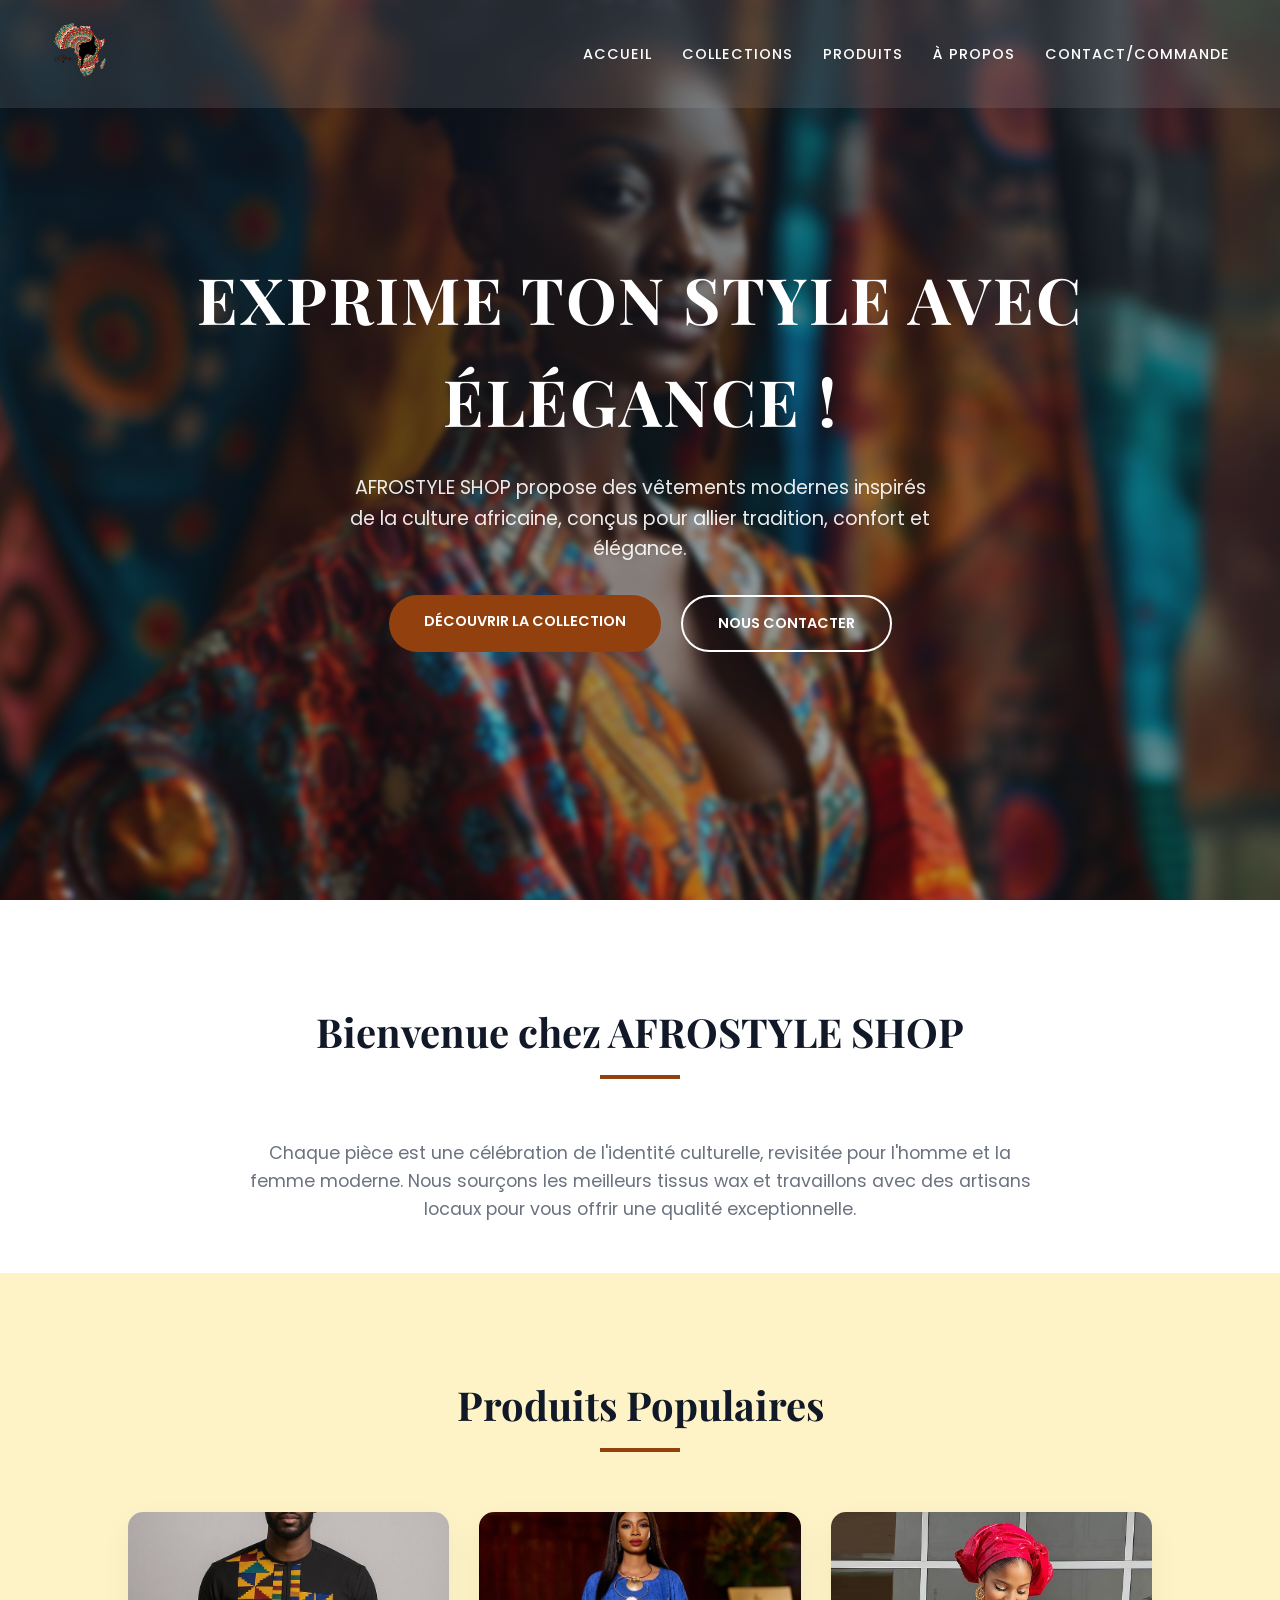
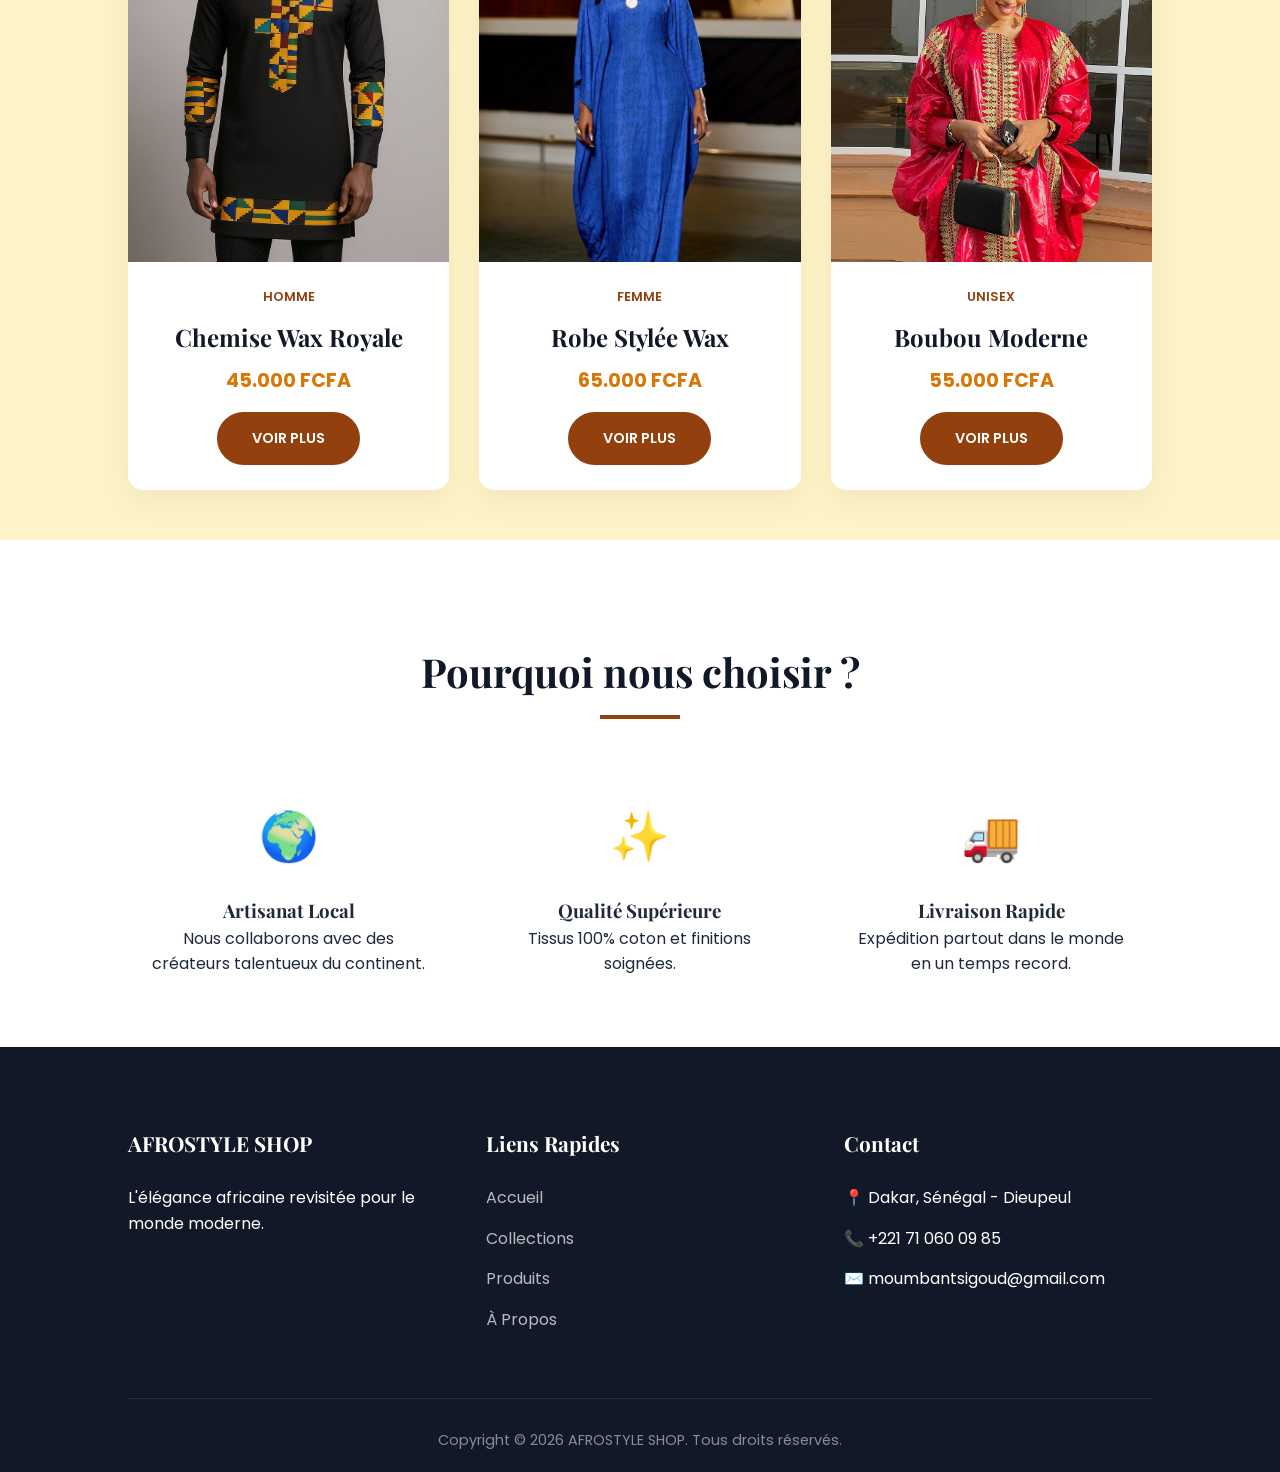
<file: index.html>
<!DOCTYPE html>
<html lang="fr">
<head>
    <meta charset="UTF-8">
    <meta name="viewport" content="width=device-width, initial-scale=1.0">
    <title>Accueil | AFROSTYLE SHOP - Élégance Africaine</title>
    <link rel="stylesheet" href="css/style.css">
</head>
<body>
    <nav id="navbar">
        <div class="logo">
            <a href="index.html"><img src="images/logo.png" alt="AFROSTYLE SHOP Logo"></a>
        </div>
        <ul class="nav-links">
            <li><a href="index.html">Accueil</a></li>
            <li><a href="collections.html">Collections</a></li>
            <li><a href="produits.html">Produits</a></li>
            <li><a href="about.html">À Propos</a></li>
            <li><a href="contact.html">Contact/Commande</a></li>
        </ul>
    </nav>

    <header>
        <div class="hero-content">
            <h1>EXPRIME TON STYLE AVEC ÉLÉGANCE !</h1>
            <p>AFROSTYLE SHOP propose des vêtements modernes inspirés de la culture africaine, conçus pour allier tradition, confort et élégance.</p>
            <div class="hero-btns">
                <a href="collections.html" class="btn btn-primary">Découvrir la collection</a>
                <a href="contact.html" class="btn btn-secondary">Nous contacter</a>
            </div>
        </div>
    </header>

    <section id="presentation">
        <div class="section-title">
            <h2>Bienvenue chez AFROSTYLE SHOP</h2>
        </div>
        <div style="max-width: 800px; margin: 0 auto; text-align: center;">
            <p style="font-size: 1.1rem; color: #6B7280;">Chaque pièce est une célébration de l'identité culturelle, revisitée pour l'homme et la femme moderne. Nous sourçons les meilleurs tissus wax et travaillons avec des artisans locaux pour vous offrir une qualité exceptionnelle.</p>
        </div>
    </section>

    <section id="populaires" style="background-color: #FEF3C7;">
        <div class="section-title">
            <h2>Produits Populaires</h2>
        </div>
        <div class="grid">
            <div class="card">
                <div class="card-img"><img src="images/zax4.jpeg" alt="Chemise Wax"></div>
                <div class="card-content">
                    <span class="card-category">Homme</span>
                    <h3 class="card-title">Chemise Wax Royale</h3>
                    <p class="card-price">45.000 FCFA</p>
                    <a href="produits.html" class="btn btn-primary" style="margin-top: 15px; display: inline-block;">Voir plus</a>
                </div>
            </div>
            <div class="card">
                <div class="card-img"><img src="images/42.13.jpeg" alt="Robe Africaine"></div>
                <div class="card-content">
                    <span class="card-category">Femme</span>
                    <h3 class="card-title">Robe Stylée Wax</h3>
                    <p class="card-price">65.000 FCFA</p>
                    <a href="produits.html" class="btn btn-primary" style="margin-top: 15px; display: inline-block;">Voir plus</a>
                </div>
            </div>
            <div class="card">
                <div class="card-img"><img src="images/boubou.jpeg" alt="Boubou Moderne"></div>
                <div class="card-content">
                    <span class="card-category">Unisex</span>
                    <h3 class="card-title">Boubou Moderne</h3>
                    <p class="card-price">55.000 FCFA</p>
                    <a href="produits.html" class="btn btn-primary" style="margin-top: 15px; display: inline-block;">Voir plus</a>
                </div>
            </div>
        </div>
    </section>

    <section id="avantages">
        <div class="section-title">
            <h2>Pourquoi nous choisir ?</h2>
        </div>
        <div class="grid">
            <div style="text-align: center; padding: 20px;">
                <div style="font-size: 3rem; color: #92400E; margin-bottom: 20px;">🌍</div>
                <h3>Artisanat Local</h3>
                <p>Nous collaborons avec des créateurs talentueux du continent.</p>
            </div>
            <div style="text-align: center; padding: 20px;">
                <div style="font-size: 3rem; color: #92400E; margin-bottom: 20px;">✨</div>
                <h3>Qualité Supérieure</h3>
                <p>Tissus 100% coton et finitions soignées.</p>
            </div>
            <div style="text-align: center; padding: 20px;">
                <div style="font-size: 3rem; color: #92400E; margin-bottom: 20px;">🚚</div>
                <h3>Livraison Rapide</h3>
                <p>Expédition partout dans le monde en un temps record.</p>
            </div>
        </div>
    </section>

    <footer>
        <div class="footer-content">
            <div class="footer-section">
                <h3>AFROSTYLE SHOP</h3>
                <p>L'élégance africaine revisitée pour le monde moderne.</p>
            </div>
            <div class="footer-section">
                <h3>Liens Rapides</h3>
                <ul class="footer-links">
                    <li><a href="index.html">Accueil</a></li>
                    <li><a href="collections.html">Collections</a></li>
                    <li><a href="produits.html">Produits</a></li>
                    <li><a href="about.html">À Propos</a></li>
                </ul>
            </div>
           <div class="footer-section">
                <h3>Contact</h3>
                <ul class="footer-links">
                    <li>📍 Dakar, Sénégal - Dieupeul</li>
                    <li>📞 +221 71 060 09 85</li>
                    <li>✉️ moumbantsigoud@gmail.com</li>
                </ul>
            </div>
        </div>
        <div class="footer-bottom">
            <p>Copyright &copy; 2026 AFROSTYLE SHOP. Tous droits réservés.</p>
        </div>
    </footer>

    <script>
        window.onscroll = function() {
            var nav = document.getElementById('navbar');
            if (window.pageYOffset > 50) {
                nav.classList.add('scrolled');
            } else {
                nav.classList.remove('scrolled');
            }
        };
    </script>
</body>
</html>
</file>
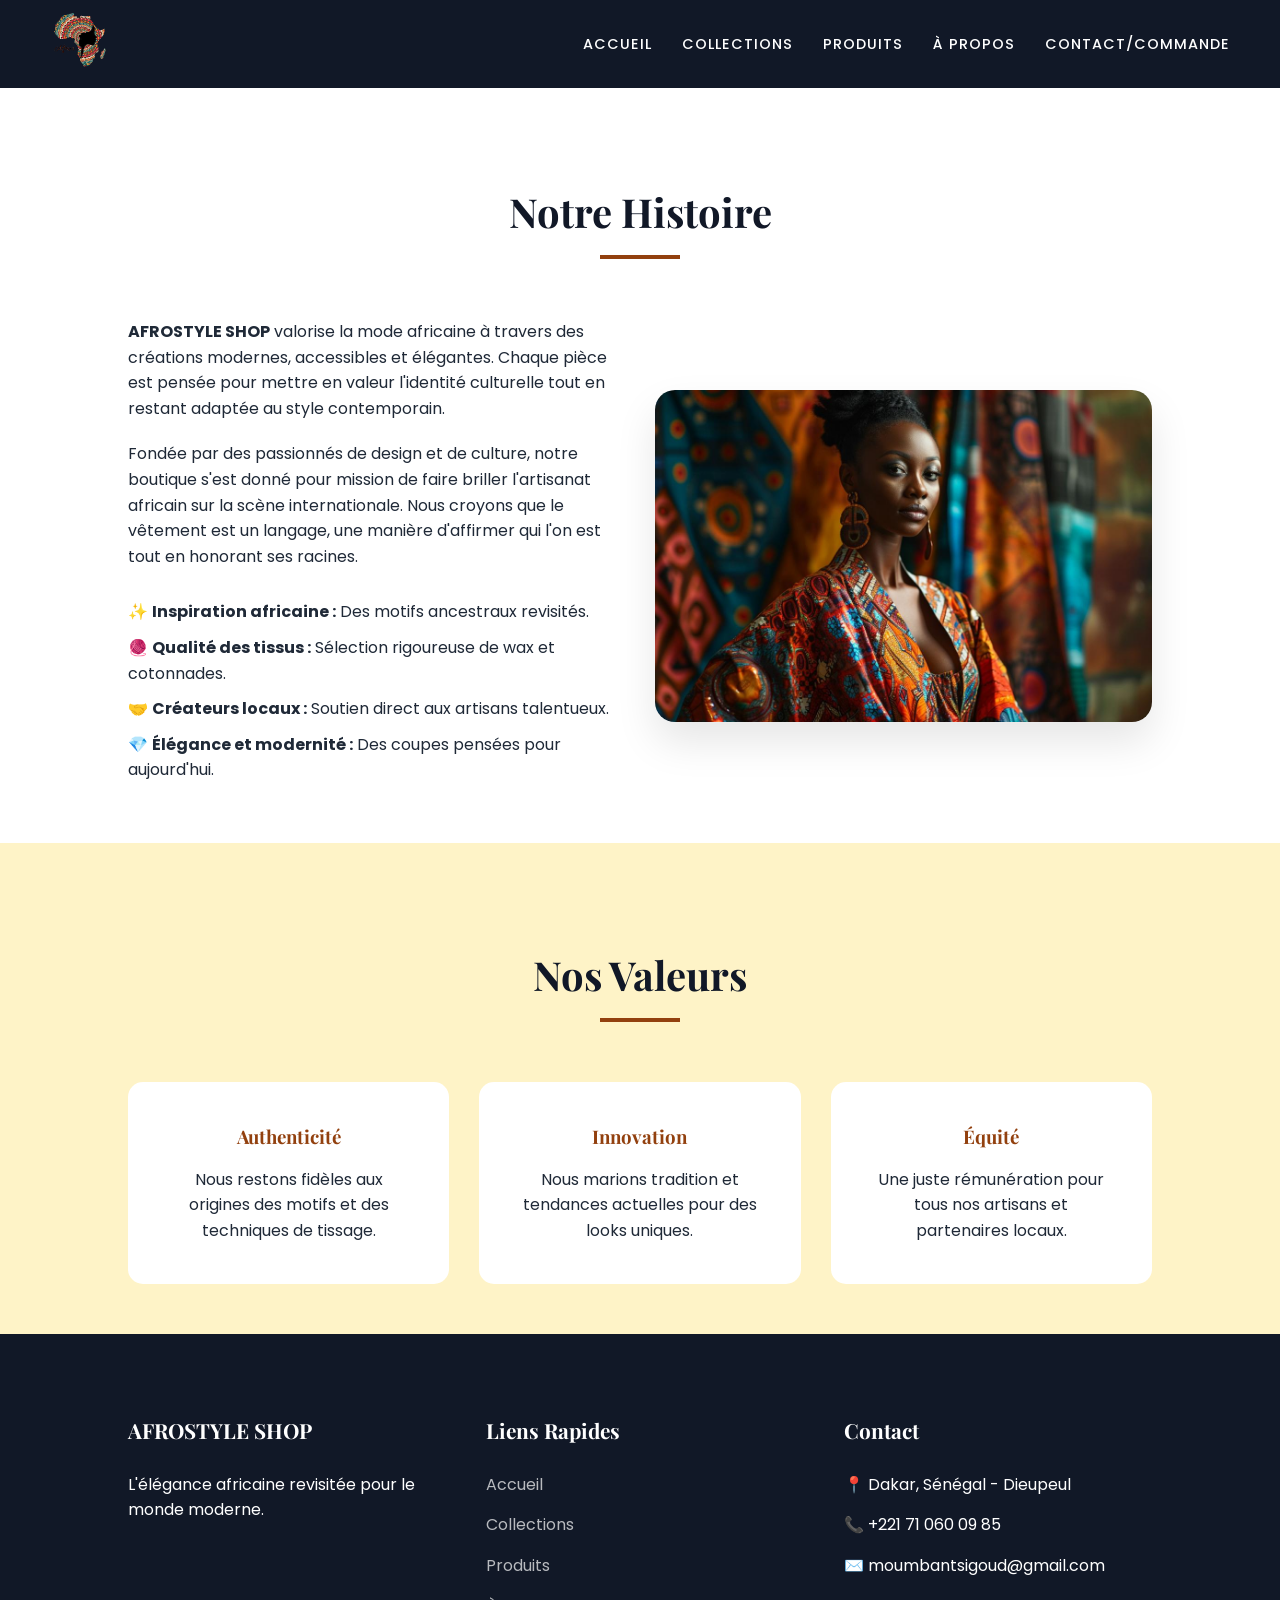
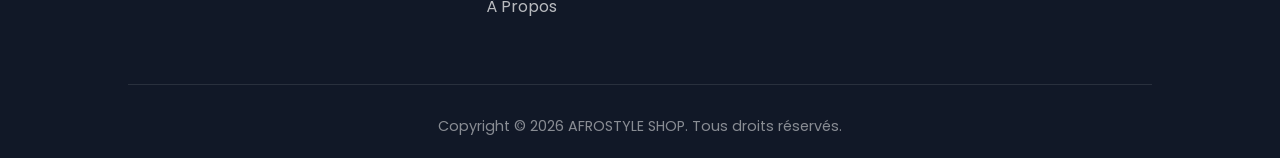
<file: about.html>
<!DOCTYPE html>
<html lang="fr">
<head>
    <meta charset="UTF-8">
    <meta name="viewport" content="width=device-width, initial-scale=1.0">
    <title>À Propos | AFROSTYLE SHOP</title>
    <link rel="stylesheet" href="css/style.css">
</head>
<body>
    <nav class="scrolled">
        <div class="logo">
            <a href="index.html"><img src="images/logo.png" alt="AFROSTYLE SHOP Logo"></a>
        </div>
        <ul class="nav-links">
            <li><a href="index.html">Accueil</a></li>
            <li><a href="collections.html">Collections</a></li>
            <li><a href="produits.html">Produits</a></li>
            <li><a href="about.html">À Propos</a></li>
            <li><a href="contact.html">Contact/Commande</a></li>
        </ul>
    </nav>

    <section style="margin-top: 80px;">
        <div class="section-title">
            <h2>Notre Histoire</h2>
        </div>
        <div class="grid" style="align-items: center;">
            <div class="about-text">
                <p style="margin-bottom: 20px;"><strong>AFROSTYLE SHOP</strong> valorise la mode africaine à travers des créations modernes, accessibles et élégantes. Chaque pièce est pensée pour mettre en valeur l'identité culturelle tout en restant adaptée au style contemporain.</p>
                <p style="margin-bottom: 20px;">Fondée par des passionnés de design et de culture, notre boutique s'est donné pour mission de faire briller l'artisanat africain sur la scène internationale. Nous croyons que le vêtement est un langage, une manière d'affirmer qui l'on est tout en honorant ses racines.</p>
                <ul style="list-style: none; margin-top: 30px;">
                    <li style="margin-bottom: 10px;">✨ <strong>Inspiration africaine :</strong> Des motifs ancestraux revisités.</li>
                    <li style="margin-bottom: 10px;">🧶 <strong>Qualité des tissus :</strong> Sélection rigoureuse de wax et cotonnades.</li>
                    <li style="margin-bottom: 10px;">🤝 <strong>Créateurs locaux :</strong> Soutien direct aux artisans talentueux.</li>
                    <li style="margin-bottom: 10px;">💎 <strong>Élégance et modernité :</strong> Des coupes pensées pour aujourd'hui.</li>
                </ul>
            </div>
            <div class="about-img" style="border-radius: 20px; overflow: hidden; box-shadow: 0 20px 40px rgba(0,0,0,0.1);">
                <img src="images/hero-fashion.jpg" alt="Artisanat Africain" style="width: 100%; height: auto; display: block;">
            </div>
        </div>
    </section>

    <section style="background-color: #FEF3C7;">
        <div class="section-title">
            <h2>Nos Valeurs</h2>
        </div>
        <div class="grid">
            <div style="background: white; padding: 40px; border-radius: 15px; text-align: center;">
                <h3 style="color: #92400E; margin-bottom: 15px;">Authenticité</h3>
                <p>Nous restons fidèles aux origines des motifs et des techniques de tissage.</p>
            </div>
            <div style="background: white; padding: 40px; border-radius: 15px; text-align: center;">
                <h3 style="color: #92400E; margin-bottom: 15px;">Innovation</h3>
                <p>Nous marions tradition et tendances actuelles pour des looks uniques.</p>
            </div>
            <div style="background: white; padding: 40px; border-radius: 15px; text-align: center;">
                <h3 style="color: #92400E; margin-bottom: 15px;">Équité</h3>
                <p>Une juste rémunération pour tous nos artisans et partenaires locaux.</p>
            </div>
        </div>
    </section>

    <footer>
        <div class="footer-content">
            <div class="footer-section">
                <h3>AFROSTYLE SHOP</h3>
                <p>L'élégance africaine revisitée pour le monde moderne.</p>
            </div>
            <div class="footer-section">
                <h3>Liens Rapides</h3>
                <ul class="footer-links">
                    <li><a href="index.html">Accueil</a></li>
                    <li><a href="collections.html">Collections</a></li>
                    <li><a href="produits.html">Produits</a></li>
                    <li><a href="about.html">À Propos</a></li>
                </ul>
            </div>
            <div class="footer-section">
                <h3>Contact</h3>
                <ul class="footer-links">
                    <li>📍 Dakar, Sénégal - Dieupeul</li>
                    <li>📞 +221 71 060 09 85</li>
                    <li>✉️ moumbantsigoud@gmail.com</li>
                </ul>
            </div>
        </div>
        <div class="footer-bottom">
            <p>Copyright &copy; 2026 AFROSTYLE SHOP. Tous droits réservés.</p>
        </div>
    </footer>
</body>
</html>
</file>
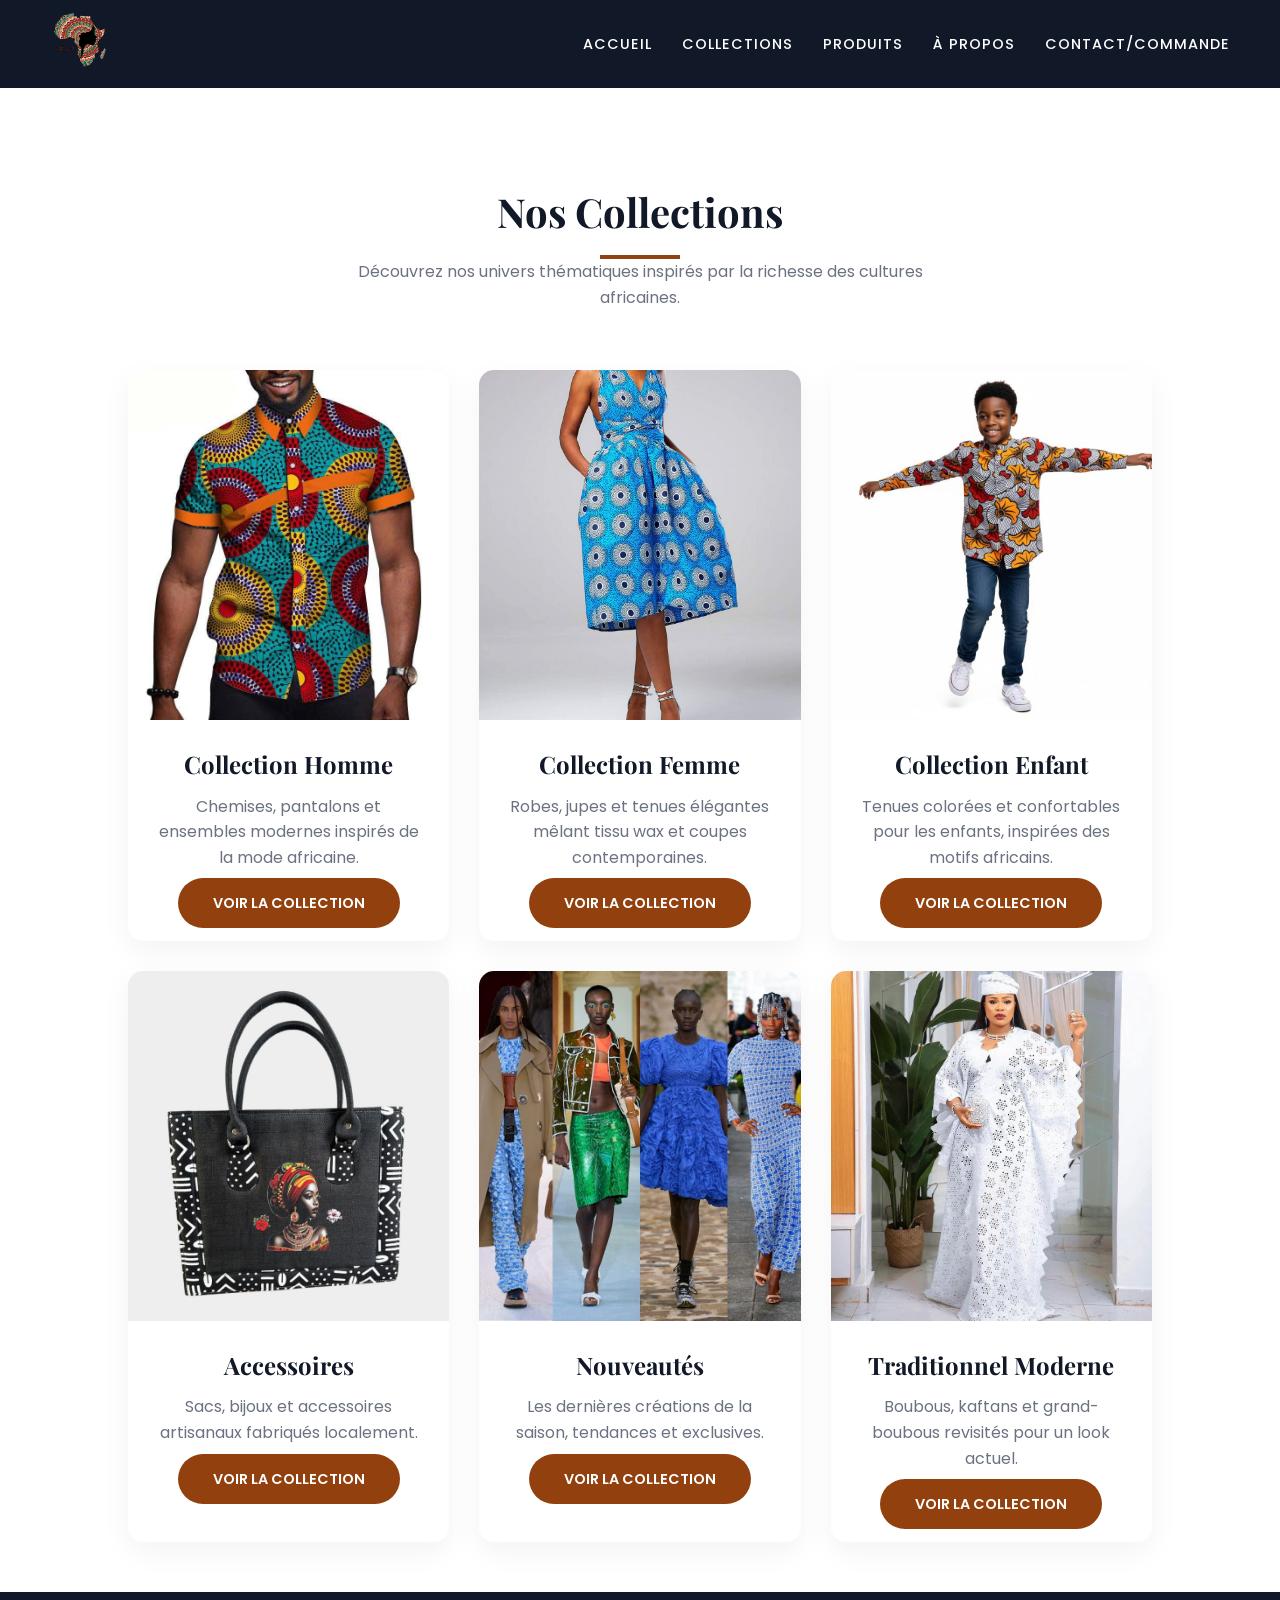
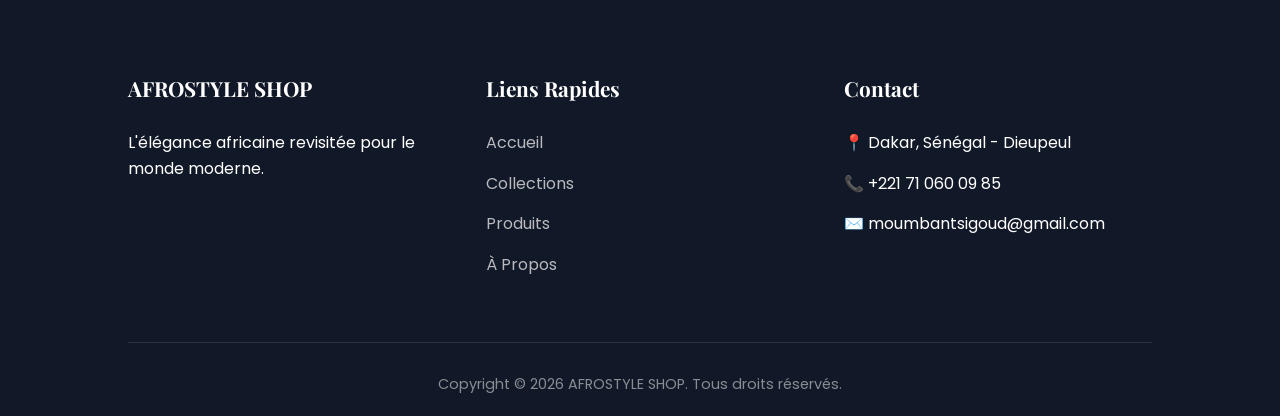
<file: collections.html>
<!DOCTYPE html>
<html lang="fr">
<head>
    <meta charset="UTF-8">
    <meta name="viewport" content="width=device-width, initial-scale=1.0">
    <title>Collections | AFROSTYLE SHOP</title>
    <link rel="stylesheet" href="css/style.css">
</head>
<body>
    <nav class="scrolled"> 
        <div class="logo">
            <a href="index.html"><img src="images/logo.png" alt="AFROSTYLE SHOP Logo"></a>
        </div>
        <ul class="nav-links">
            <li><a href="index.html">Accueil</a></li>
            <li><a href="collections.html">Collections</a></li>
            <li><a href="produits.html">Produits</a></li>
            <li><a href="about.html">À Propos</a></li>
            <li><a href="contact.html">Contact/Commande</a></li>
        </ul>
    </nav>

    <section style="margin-top: 80px;">
        <div class="section-title">
            <h2>Nos Collections</h2>
            <p style="text-align: center; color: #6B7280; max-width: 600px; margin: 0 auto;">Découvrez nos univers thématiques inspirés par la richesse des cultures africaines.</p>
        </div>
        <div class="grid">
            
            <div class="card">
                <div class="card-img"><img src="images/colhomme.jpeg" alt="Collection Homme"></div>
                <div class="card-content">
                    <h3 class="card-title">Collection Homme</h3>
                    <p style="margin-bottom: 20px; color: #6B7280;">Chemises, pantalons et ensembles modernes inspirés de la mode africaine.</p>
                    <a href="produits.html" class="btn btn-primary">Voir la collection</a>
                </div>
            </div>
            
            <div class="card">
                <div class="card-img"><img src="images/colfemme.jpeg" alt="Collection Femme"></div>
                <div class="card-content">
                    <h3 class="card-title">Collection Femme</h3>
                    <p style="margin-bottom: 20px; color: #6B7280;">Robes, jupes et tenues élégantes mêlant tissu wax et coupes contemporaines.</p>
                    <a href="produits.html" class="btn btn-primary">Voir la collection</a>
                </div>
            </div>
            
            <div class="card">
                <div class="card-img"><img src="images/enfant.jpeg" alt="Collection Enfant"></div>
                <div class="card-content">
                    <h3 class="card-title">Collection Enfant</h3>
                    <p style="margin-bottom: 20px; color: #6B7280;">Tenues colorées et confortables pour les enfants, inspirées des motifs africains.</p>
                    <a href="produits.html" class="btn btn-primary">Voir la collection</a>
                </div>
            </div>
            
            <div class="card">
                <div class="card-img"><img src="images/sa.jpeg.jpeg" alt="Accessoires"></div>
                <div class="card-content">
                    <h3 class="card-title">Accessoires</h3>
                    <p style="margin-bottom: 20px; color: #6B7280;">Sacs, bijoux et accessoires artisanaux fabriqués localement.</p>
                    <a href="produits.html" class="btn btn-primary">Voir la collection</a>
                </div>
            </div>
            
            <div class="card">
                <div class="card-img"><img src="images/nouveaute.jpeg" alt="Nouveautés"></div>
                <div class="card-content">
                    <h3 class="card-title">Nouveautés</h3>
                    <p style="margin-bottom: 20px; color: #6B7280;">Les dernières créations de la saison, tendances et exclusives.</p>
                    <a href="produits.html" class="btn btn-primary">Voir la collection</a>
                </div>
            </div>
            
            <div class="card">
                <div class="card-img"><img src="images/tradi5.jpeg" alt="Tenues traditionnelles"></div>
                <div class="card-content">
                    <h3 class="card-title">Traditionnel Moderne</h3>
                    <p style="margin-bottom: 20px; color: #6B7280;">Boubous, kaftans et grand-boubous revisités pour un look actuel.</p>
                    <a href="produits.html" class="btn btn-primary">Voir la collection</a>
                </div>
            </div>
        </div>
    </section>

    <footer>
        <div class="footer-content">
            <div class="footer-section">
                <h3>AFROSTYLE SHOP</h3>
                <p>L'élégance africaine revisitée pour le monde moderne.</p>
            </div>
            <div class="footer-section">
                <h3>Liens Rapides</h3>
                <ul class="footer-links">
                    <li><a href="index.html">Accueil</a></li>
                    <li><a href="collections.html">Collections</a></li>
                    <li><a href="produits.html">Produits</a></li>
                    <li><a href="about.html">À Propos</a></li>
                </ul>
            </div>
            <div class="footer-section">
                <h3>Contact</h3>
                <ul class="footer-links">
                    <li>📍 Dakar, Sénégal - Dieupeul</li>
                    <li>📞 +221 71 060 09 85</li>
                    <li>✉️ moumbantsigoud@gmail.com</li>
                </ul>
            </div>
        </div>
        <div class="footer-bottom">
            <p>Copyright &copy; 2026 AFROSTYLE SHOP. Tous droits réservés.</p>
        </div>
    </footer>
</body>
</html>
</file>
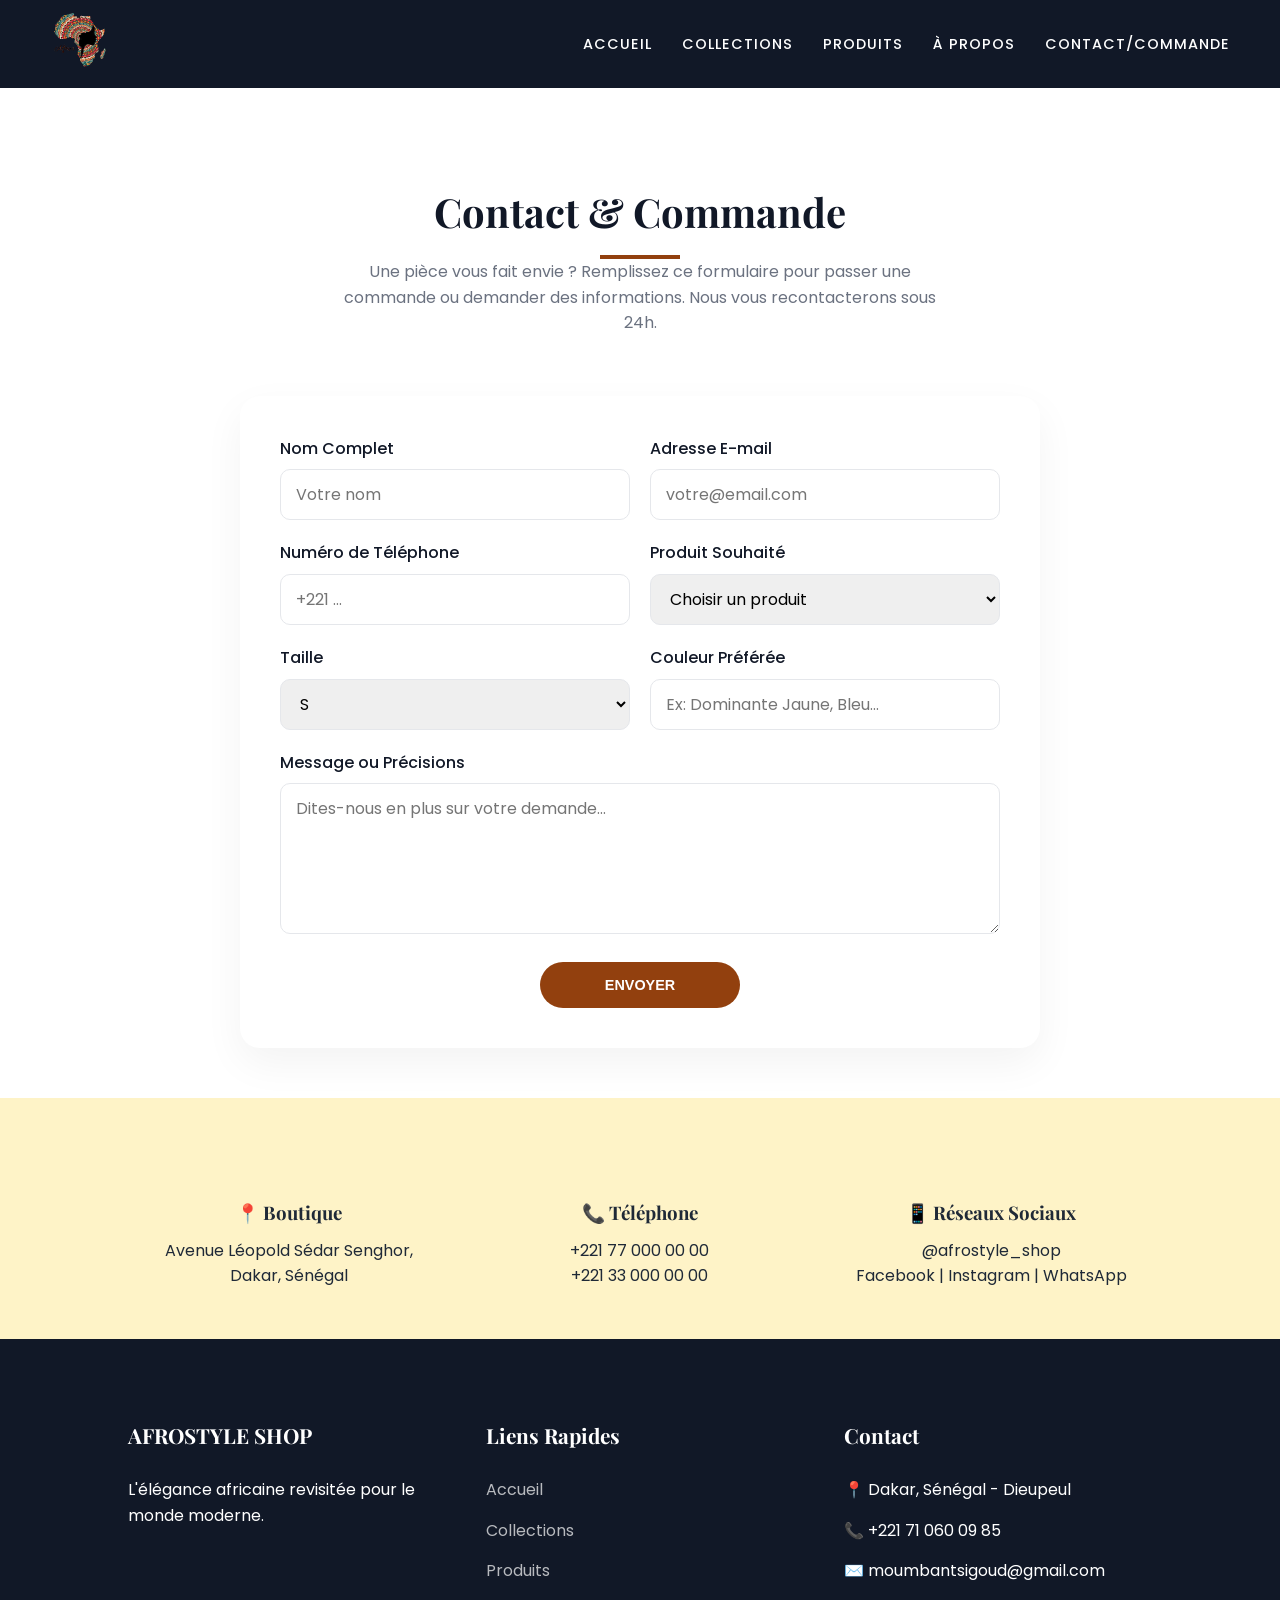
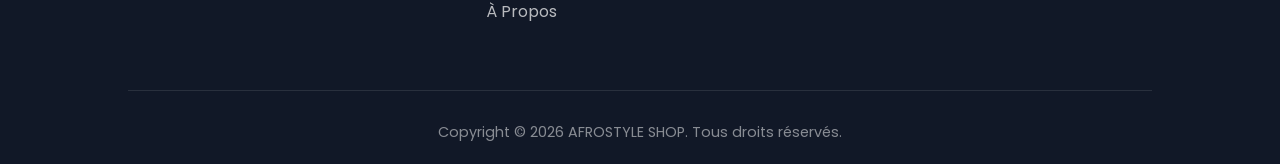
<file: contact.html>
<!DOCTYPE html>
<html lang="fr">
<head>
    <meta charset="UTF-8">
    <meta name="viewport" content="width=device-width, initial-scale=1.0">
    <title>Contact & Commande | AFROSTYLE SHOP</title>
    <link rel="stylesheet" href="css/style.css">
</head>
<body>
    <nav class="scrolled">
        <div class="logo">
            <a href="index.html"><img src="images/logo.png" alt="AFROSTYLE SHOP Logo"></a>
        </div>
        <ul class="nav-links">
            <li><a href="index.html">Accueil</a></li>
            <li><a href="collections.html">Collections</a></li>
            <li><a href="produits.html">Produits</a></li>
            <li><a href="about.html">À Propos</a></li>
            <li><a href="contact.html">Contact/Commande</a></li>
        </ul>
    </nav>

    <section style="margin-top: 80px;">
        <div class="section-title">
            <h2>Contact & Commande</h2>
            <p style="text-align: center; color: #6B7280; max-width: 600px; margin: 0 auto;">Une pièce vous fait envie ? Remplissez ce formulaire pour passer une commande ou demander des informations. Nous vous recontacterons sous 24h.</p>
        </div>

        <div class="form-container">
            <form action="#">
                <div class="form-row">
                    <div class="form-group">
                        <label for="name">Nom Complet</label>
                        <input type="text" id="name" name="name" placeholder="Votre nom" required>
                    </div>
                    <div class="form-group">
                        <label for="email">Adresse E-mail</label>
                        <input type="email" id="email" name="email" placeholder="votre@email.com" required>
                    </div>
                </div>

                <div class="form-row">
                    <div class="form-group">
                        <label for="phone">Numéro de Téléphone</label>
                        <input type="tel" id="phone" name="phone" placeholder="+221 ..." required>
                    </div>
                    <div class="form-group">
                        <label for="product">Produit Souhaité</label>
                        <select id="product" name="product" required>
                            <option value="" disabled selected>Choisir un produit</option>
                            <option value="chemise">Chemise Wax</option>
                            <option value="robe">Robe Africaine</option>
                            <option value="boubou">Boubou Moderne</option>
                            <option value="sac">Sac Artisanal</option>
                            <option value="sandales">Sandales</option>
                            <option value="ensemble">Ensemble Homme</option>
                            <option value="jupe">Jupe Longue Wax</option>
                            <option value="accessoire">Accessoire Traditionnel</option>
                        </select>
                    </div>
                </div>

                <div class="form-row">
                    <div class="form-group">
                        <label for="size">Taille</label>
                        <select id="size" name="size">
                            <option value="s">S</option>
                            <option value="m">M</option>
                            <option value="l">L</option>
                            <option value="xl">XL</option>
                            <option value="xxl">XXL</option>
                            <option value="custom">Sur mesure</option>
                        </select>
                    </div>
                    <div class="form-group">
                        <label for="color">Couleur Préférée</label>
                        <input type="text" id="color" name="color" placeholder="Ex: Dominante Jaune, Bleu...">
                    </div>
                </div>

                <div class="form-group">
                    <label for="message">Message ou Précisions</label>
                    <textarea id="message" name="message" rows="5" placeholder="Dites-nous en plus sur votre demande..."></textarea>
                </div>

                <div style="text-align: center;">
                    <button type="submit" class="btn btn-primary" style="width: 200px;">Envoyer</button>
                </div>
            </form>
        </div>
    </section>

    <section style="background-color: #FEF3C7;">
        <div class="grid">
            <div style="text-align: center;">
                <h3 style="margin-bottom: 10px;">📍 Boutique</h3>
                <p>Avenue Léopold Sédar Senghor,<br>Dakar, Sénégal</p>
            </div>
            <div style="text-align: center;">
                <h3 style="margin-bottom: 10px;">📞 Téléphone</h3>
                <p>+221 77 000 00 00<br>+221 33 000 00 00</p>
            </div>
            <div style="text-align: center;">
                <h3 style="margin-bottom: 10px;">📱 Réseaux Sociaux</h3>
                <p>@afrostyle_shop<br>Facebook | Instagram | WhatsApp</p>
            </div>
        </div>
    </section>

    <footer>
        <div class="footer-content">
            <div class="footer-section">
                <h3>AFROSTYLE SHOP</h3>
                <p>L'élégance africaine revisitée pour le monde moderne.</p>
            </div>
            <div class="footer-section">
                <h3>Liens Rapides</h3>
                <ul class="footer-links">
                    <li><a href="index.html">Accueil</a></li>
                    <li><a href="collections.html">Collections</a></li>
                    <li><a href="produits.html">Produits</a></li>
                    <li><a href="about.html">À Propos</a></li>
                </ul>
            </div>
            <div class="footer-section">
                <h3>Contact</h3>
                <ul class="footer-links">
                    <li>📍 Dakar, Sénégal - Dieupeul</li>
                    <li>📞 +221 71 060 09 85</li>
                    <li>✉️ moumbantsigoud@gmail.com</li>
                </ul>
            </div>
        </div>
        <div class="footer-bottom">
            <p>Copyright &copy; 2026 AFROSTYLE SHOP. Tous droits réservés.</p>
        </div>
    </footer>
</body>
</html>
</file>
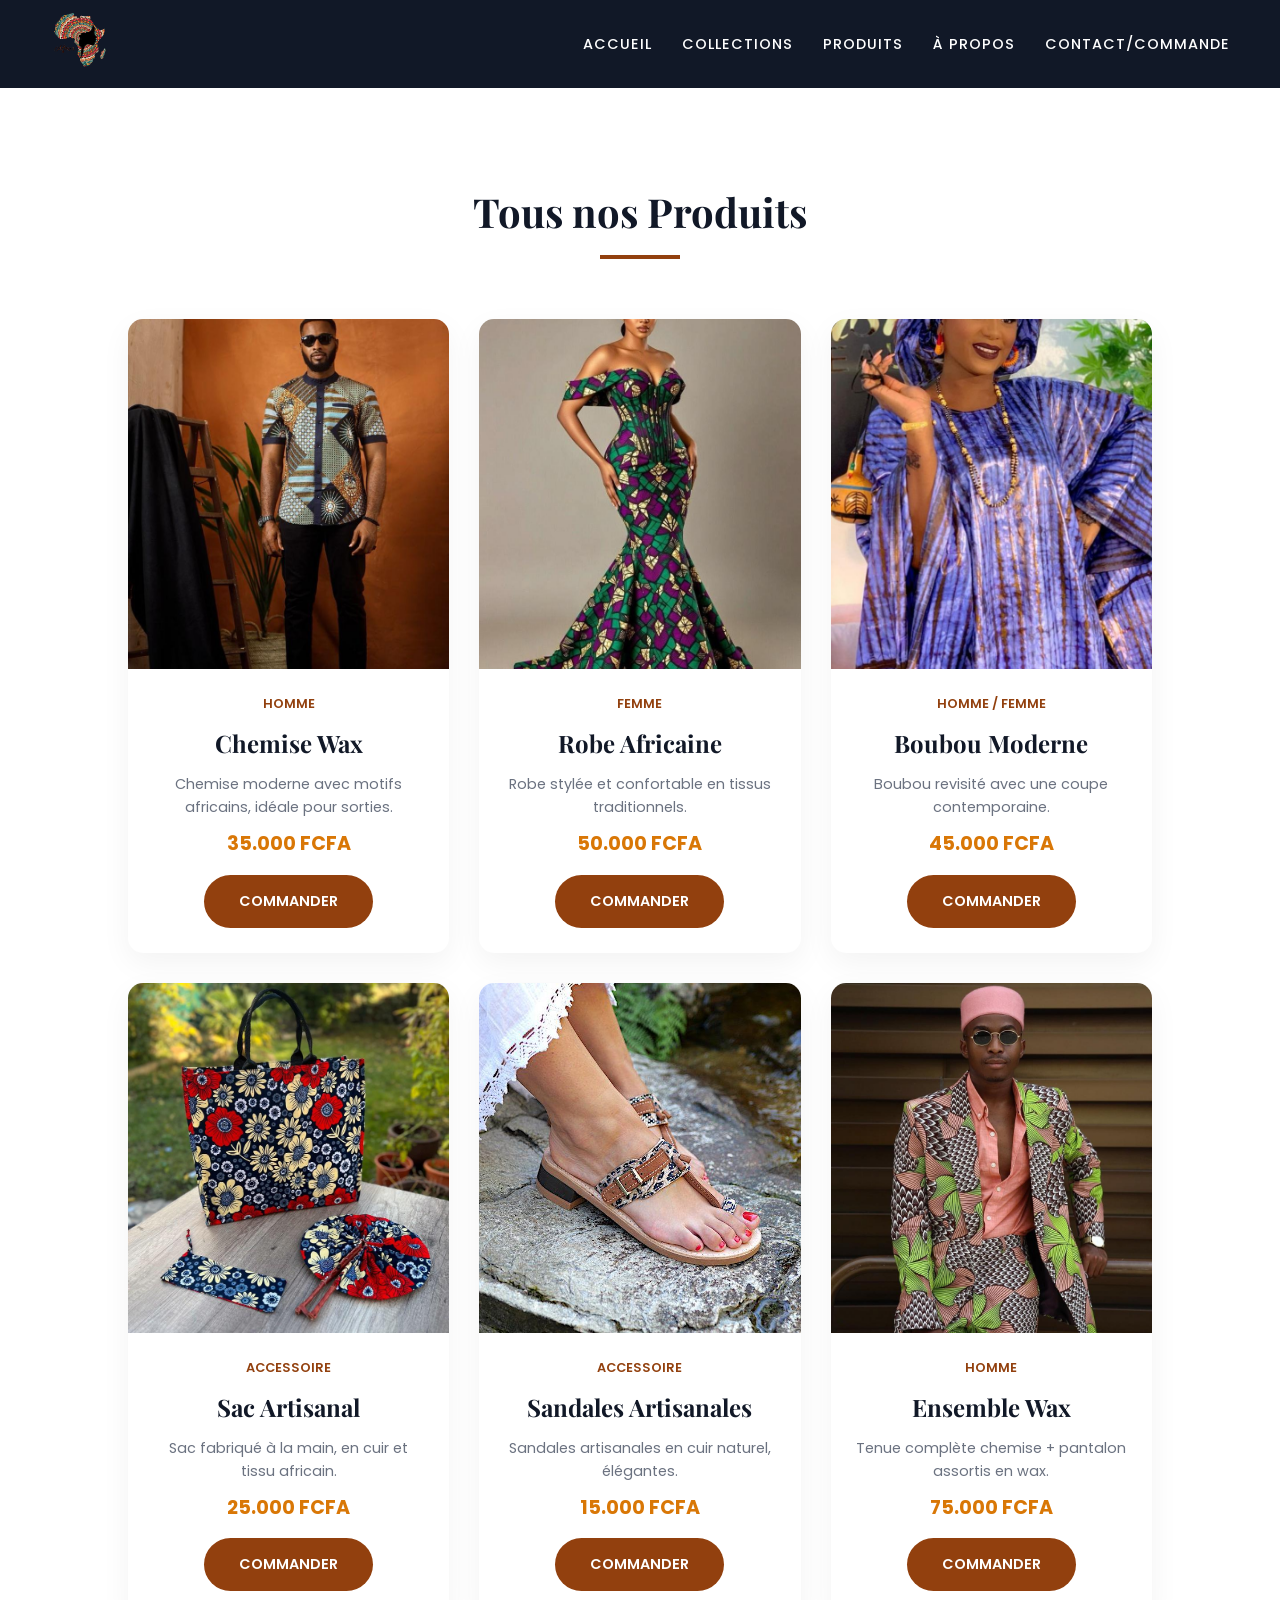
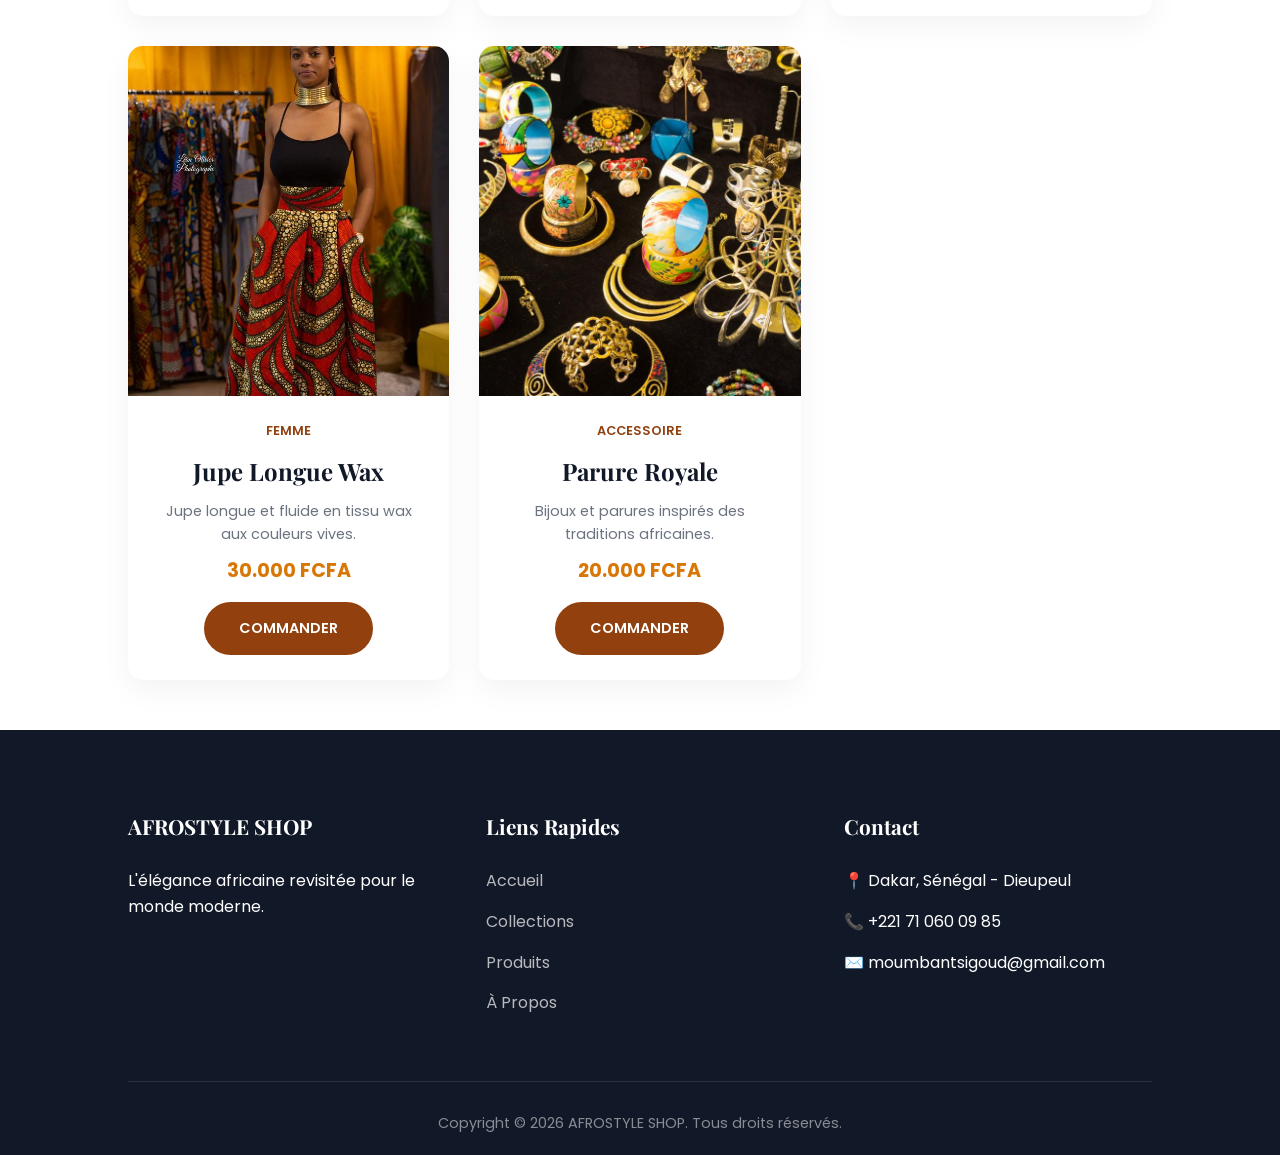
<file: produits.html>
<!DOCTYPE html>
<html lang="fr">
<head>
    <meta charset="UTF-8">
    <meta name="viewport" content="width=device-width, initial-scale=1.0">
    <title>Produits | AFROSTYLE SHOP</title>
    <link rel="stylesheet" href="css/style.css">
</head>
<body>
    <nav class="scrolled">
        <div class="logo">
            <a href="index.html"><img src="images/logo.png" alt="AFROSTYLE SHOP Logo"></a>
        </div>
        <ul class="nav-links">
            <li><a href="index.html">Accueil</a></li>
            <li><a href="collections.html">Collections</a></li>
            <li><a href="produits.html">Produits</a></li>
            <li><a href="about.html">À Propos</a></li>
            <li><a href="contact.html">Contact/Commande</a></li>
        </ul>
    </nav>

    <section style="margin-top: 80px;">
        <div class="section-title">
            <h2>Tous nos Produits</h2>
        </div>
        <div class="grid">
            
            <div class="card">
                <div class="card-img"><img src="images/chemise wax.jpeg" alt="Chemise Wax"></div>
                <div class="card-content">
                    <span class="card-category">Homme</span>
                    <h3 class="card-title">Chemise Wax</h3>
                    <p style="font-size: 0.9rem; color: #6B7280; margin-bottom: 10px;">Chemise moderne avec motifs africains, idéale pour sorties.</p>
                    <p class="card-price">35.000 FCFA</p>
                    <a href="contact.html" class="btn btn-primary" style="margin-top: 15px; display: inline-block;">Commander</a>
                </div>
            </div>
            
            <div class="card">
                <div class="card-img"><img src="images/robe en pagne.jpeg" alt="Robe Africaine"></div>
                <div class="card-content">
                    <span class="card-category">Femme</span>
                    <h3 class="card-title">Robe Africaine</h3>
                    <p style="font-size: 0.9rem; color: #6B7280; margin-bottom: 10px;">Robe stylée et confortable en tissus traditionnels.</p>
                    <p class="card-price">50.000 FCFA</p>
                    <a href="contact.html" class="btn btn-primary" style="margin-top: 15px; display: inline-block;">Commander</a>
                </div>
            </div>
            
            <div class="card">
                <div class="card-img"><img src="images/boubou moderne.jpeg" alt="Boubou Moderne"></div>
                <div class="card-content">
                    <span class="card-category">Homme / Femme</span>
                    <h3 class="card-title">Boubou Moderne</h3>
                    <p style="font-size: 0.9rem; color: #6B7280; margin-bottom: 10px;">Boubou revisité avec une coupe contemporaine.</p>
                    <p class="card-price">45.000 FCFA</p>
                    <a href="contact.html" class="btn btn-primary" style="margin-top: 15px; display: inline-block;">Commander</a>
                </div>
            </div>
            
            <div class="card">
                <div class="card-img"><img src="images/sac artisanal.jpeg" alt="Sac Artisanal"></div>
                <div class="card-content">
                    <span class="card-category">Accessoire</span>
                    <h3 class="card-title">Sac Artisanal</h3>
                    <p style="font-size: 0.9rem; color: #6B7280; margin-bottom: 10px;">Sac fabriqué à la main, en cuir et tissu africain.</p>
                    <p class="card-price">25.000 FCFA</p>
                    <a href="contact.html" class="btn btn-primary" style="margin-top: 15px; display: inline-block;">Commander</a>
                </div>
            </div>
            
            <div class="card">
                <div class="card-img"><img src="images/sandales.jpeg" alt="Sandales"></div>
                <div class="card-content">
                    <span class="card-category">Accessoire</span>
                    <h3 class="card-title">Sandales Artisanales</h3>
                    <p style="font-size: 0.9rem; color: #6B7280; margin-bottom: 10px;">Sandales artisanales en cuir naturel, élégantes.</p>
                    <p class="card-price">15.000 FCFA</p>
                    <a href="contact.html" class="btn btn-primary" style="margin-top: 15px; display: inline-block;">Commander</a>
                </div>
            </div>
            
            <div class="card">
                <div class="card-img"><img src="images/ensemble wax.jpeg" alt="Ensemble Homme"></div>
                <div class="card-content">
                    <span class="card-category">Homme</span>
                    <h3 class="card-title">Ensemble Wax</h3>
                    <p style="font-size: 0.9rem; color: #6B7280; margin-bottom: 10px;">Tenue complète chemise + pantalon assortis en wax.</p>
                    <p class="card-price">75.000 FCFA</p>
                    <a href="contact.html" class="btn btn-primary" style="margin-top: 15px; display: inline-block;">Commander</a>
                </div>
            </div>
            
            <div class="card">
                <div class="card-img"><img src="images/jupe en wax.jpeg" alt="Jupe Wax"></div>
                <div class="card-content">
                    <span class="card-category">Femme</span>
                    <h3 class="card-title">Jupe Longue Wax</h3>
                    <p style="font-size: 0.9rem; color: #6B7280; margin-bottom: 10px;">Jupe longue et fluide en tissu wax aux couleurs vives.</p>
                    <p class="card-price">30.000 FCFA</p>
                    <a href="contact.html" class="btn btn-primary" style="margin-top: 15px; display: inline-block;">Commander</a>
                </div>
            </div>
            
            <div class="card">
                <div class="card-img"><img src="images/bijoux.jpeg" alt="Accessoire Traditionnel"></div>
                <div class="card-content">
                    <span class="card-category">Accessoire</span>
                    <h3 class="card-title">Parure Royale</h3>
                    <p style="font-size: 0.9rem; color: #6B7280; margin-bottom: 10px;">Bijoux et parures inspirés des traditions africaines.</p>
                    <p class="card-price">20.000 FCFA</p>
                    <a href="contact.html" class="btn btn-primary" style="margin-top: 15px; display: inline-block;">Commander</a>
                </div>
            </div>
        </div>
    </section>

    <footer>
        <div class="footer-content">
            <div class="footer-section">
                <h3>AFROSTYLE SHOP</h3>
                <p>L'élégance africaine revisitée pour le monde moderne.</p>
            </div>
            <div class="footer-section">
                <h3>Liens Rapides</h3>
                <ul class="footer-links">
                    <li><a href="index.html">Accueil</a></li>
                    <li><a href="collections.html">Collections</a></li>
                    <li><a href="produits.html">Produits</a></li>
                    <li><a href="about.html">À Propos</a></li>
                </ul>
            </div>
           <div class="footer-section">
                <h3>Contact</h3>
                <ul class="footer-links">
                    <li>📍 Dakar, Sénégal - Dieupeul</li>
                    <li>📞 +221 71 060 09 85</li>
                    <li>✉️ moumbantsigoud@gmail.com</li>
                </ul>
            </div>
        </div>
        <div class="footer-bottom">
            <p>Copyright &copy; 2026 AFROSTYLE SHOP. Tous droits réservés.</p>
        </div>
    </footer>
</body>
</html>
</file>
<file: css/style.css>
@import url('https://fonts.googleapis.com/css2?family=Playfair+Display:wght@700;900&family=Poppins:wght@300;400;500;600&display=swap');

* {
    margin: 0;
    padding: 0;
    box-sizing: border-box;
}

body {
    font-family: 'Poppins', sans-serif;
    color: #1F2937;
    line-height: 1.6;
    background-color: #FFFFFF;
}

h1, h2, h3 {
    font-family: 'Playfair Display', serif;
}

a {
    text-decoration: none;
    transition: all 0.3s ease;
}

ul {
    list-style: none;
}

header {
    height: 100vh;
    position: relative;
    overflow: hidden;
    display: flex;
    flex-direction: column;
}

nav {
    position: fixed;
    top: 0;
    left: 0;
    width: 100%;
    padding: 20px 50px;
    display: flex;
    justify-content: space-between;
    align-items: center;
    z-index: 1000;
    background: rgba(255, 255, 255, 0.1);
    backdrop-filter: blur(10px);
}

nav.scrolled {
    background: #111827;
    padding: 10px 50px;
}

.logo img {
    height: 60px;
    width: auto;
}

.nav-links {
    display: flex;
    gap: 30px;
}

.nav-links a {
    color: white;
    font-weight: 500;
    text-transform: uppercase;
    font-size: 0.9rem;
    letter-spacing: 1px;
}

.nav-links a:hover {
    color: #D97706;
}

.hero-content {
    height: 100%;
    display: flex;
    flex-direction: column;
    justify-content: center;
    align-items: center;
    text-align: center;
    color: white;
    padding: 0 20px;
    z-index: 1;
}

header::before {
    content: "";
    position: absolute;
    top: 0;
    left: 0;
    width: 100%;
    height: 100%;
    background-image: url('../images/hero-fashion.jpg');
    background-size: cover;
    background-position: center;
    filter: blur(3px);
    z-index: -2;
    transform: scale(1.1);
}

header::after {
    content: "";
    position: absolute;
    top: 0;
    left: 0;
    width: 100%;
    height: 100%;
    background: linear-gradient(to bottom, rgba(17, 24, 39, 0.6), rgba(17, 24, 39, 0.3));
    z-index: -1;
}

.hero-content h1 {
    font-size: 4rem;
    margin-bottom: 20px;
    text-transform: uppercase;
    letter-spacing: 2px;
}

.hero-content p {
    font-size: 1.2rem;
    max-width: 600px;
    margin-bottom: 30px;
    opacity: 0.9;
}

.hero-btns {
    display: flex;
    gap: 20px;
}

.btn {
    padding: 15px 35px;
    border-radius: 50px;
    font-weight: 600;
    text-transform: uppercase;
    font-size: 0.9rem;
    cursor: pointer;
}

.btn-primary {
    background-color: #92400E;
    color: white;
    border: none;
}

.btn-primary:hover {
    background-color: #D97706;
    transform: translateY(-3px);
    box-shadow: 0 10px 20px rgba(0,0,0,0.2);
}

.btn-secondary {
    background-color: transparent;
    color: white;
    border: 2px solid white;
}

.btn-secondary:hover {
    background-color: white;
    color: #111827;
    transform: translateY(-3px);
}

section {
    padding: 100px 10% 50px;
}

.section-title {
    text-align: center;
    margin-bottom: 60px;
}

.section-title h2 {
    font-size: 2.5rem;
    color: #111827;
    position: relative;
    padding-bottom: 15px;
}

.section-title h2::after {
    content: "";
    position: absolute;
    bottom: 0;
    left: 50%;
    transform: translateX(-50%);
    width: 80px;
    height: 4px;
    background: #92400E;
}

.grid {
    display: grid;
    grid-template-columns: repeat(auto-fit, minmax(280px, 1fr));
    gap: 30px;
}

.card {
    background: #FFFFFF;
    border-radius: 15px;
    overflow: hidden;
    box-shadow: 0 10px 30px rgba(0,0,0,0.05);
    transition: all 0.3s ease;
}

.card:hover {
    transform: translateY(-10px);
    box-shadow: 0 20px 40px rgba(0,0,0,0.1);
}

.card-img {
    height: 350px;
    overflow: hidden;
}

.card-img img {
    width: 100%;
    height: 100%;
    object-fit: cover;
    transition: all 0.3s ease;
}

.card:hover .card-img img {
    transform: scale(1.1);
}

.card-content {
    padding: 25px;
    text-align: center;
}

.card-category {
    font-size: 0.8rem;
    color: #92400E;
    font-weight: 600;
    text-transform: uppercase;
    margin-bottom: 10px;
    display: block;
}

.card-title {
    font-size: 1.5rem;
    margin-bottom: 10px;
    color: #111827;
}

.card-price {
    font-weight: 700;
    color: #D97706;
    font-size: 1.2rem;
}

footer {
    background: #111827;
    color: white;
    padding: 80px 10% 20px;
}

.footer-content {
    display: grid;
    grid-template-columns: repeat(auto-fit, minmax(200px, 1fr));
    gap: 50px;
    margin-bottom: 50px;
}

.footer-section h3 {
    margin-bottom: 25px;
    font-size: 1.3rem;
}

.footer-links li {
    margin-bottom: 15px;
}

.footer-links a {
    color: rgba(255,255,255,0.7);
}

.footer-links a:hover {
    color: #D97706;
    padding-left: 5px;
}

.footer-bottom {
    text-align: center;
    padding-top: 30px;
    border-top: 1px solid rgba(255,255,255,0.1);
    font-size: 0.9rem;
    color: rgba(255,255,255,0.5);
}

@media (max-width: 992px) {
    .hero-content h1 { font-size: 3rem; }
    nav { padding: 20px 30px; }
}

@media (max-width: 768px) {
    .nav-links { display: none; }
    .hero-content h1 { font-size: 2.5rem; }
    .hero-btns { flex-direction: column; }
    section { padding: 60px 5%; }
}

.form-container {
    max-width: 800px;
    margin: 0 auto;
    background: white;
    padding: 40px;
    border-radius: 20px;
    box-shadow: 0 15px 40px rgba(0,0,0,0.05);
}

.form-group {
    margin-bottom: 20px;
}

.form-group label {
    display: block;
    margin-bottom: 8px;
    font-weight: 500;
    color: #111827;
}

.form-group input, 
.form-group select, 
.form-group textarea {
    width: 100%;
    padding: 12px 15px;
    border: 1px solid #e5e7eb;
    border-radius: 10px;
    font-family: 'Poppins', sans-serif;
    font-size: 1rem;
    transition: all 0.3s ease;
}

.form-group input:focus, 
.form-group select:focus, 
.form-group textarea:focus {
    outline: none;
    border-color: #92400E;
    box-shadow: 0 0 0 3px rgba(146, 64, 14, 0.1);
}

.form-row {
    display: grid;
    grid-template-columns: 1fr 1fr;
    gap: 20px;
}

@media (max-width: 600px) {
    .form-row {
        grid-template-columns: 1fr;
    }
}
</file>
